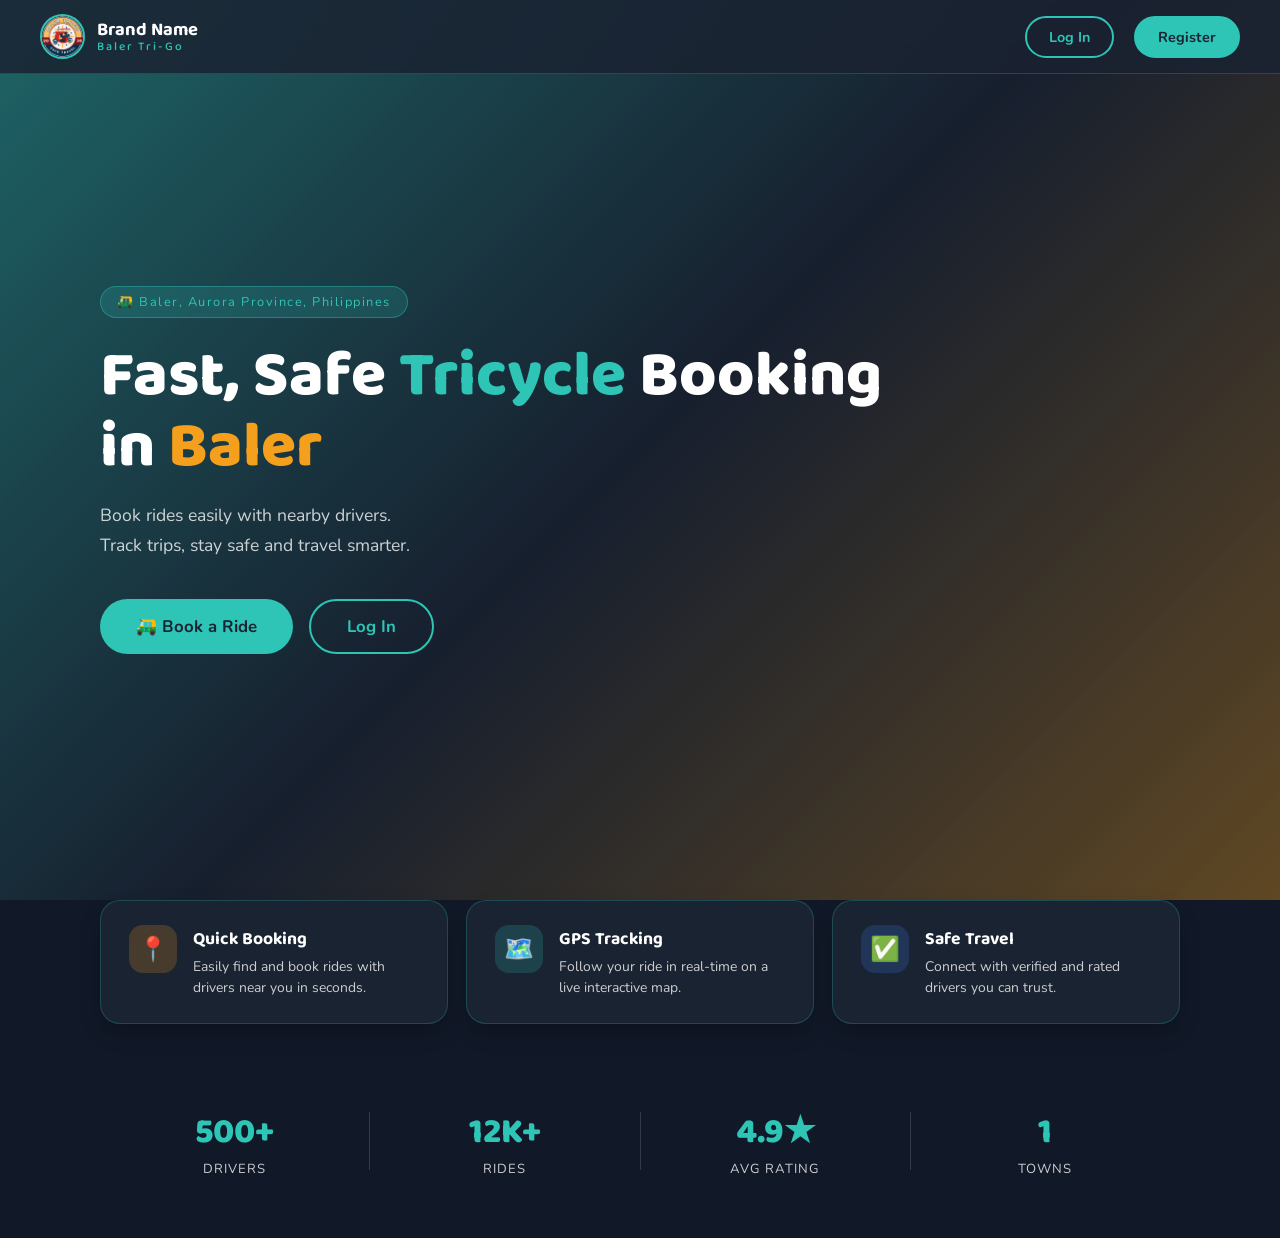
<file: index.html>
<!DOCTYPE html>
<html lang="en">
<head>
    <meta charset="UTF-8">
    <meta name="viewport" content="width=device-width,initial-scale=1.0,maximum-scale=1.0,user-scalable=no">
    <link rel="stylesheet" href="./index.css">
    <link href="https://fonts.googleapis.com/css2?family=Baloo+2:wght@400;600;700;800&family=Nunito:wght@400;600;700&display=swap" rel="stylesheet">
    <title>Baler Tri-Go - Fast, Safe Tricycle Booking</title>
</head>
<body>
    <div id="root"></div>
    <script src="./src/main.js" type="module"></script>
</body>
</html>
</file>
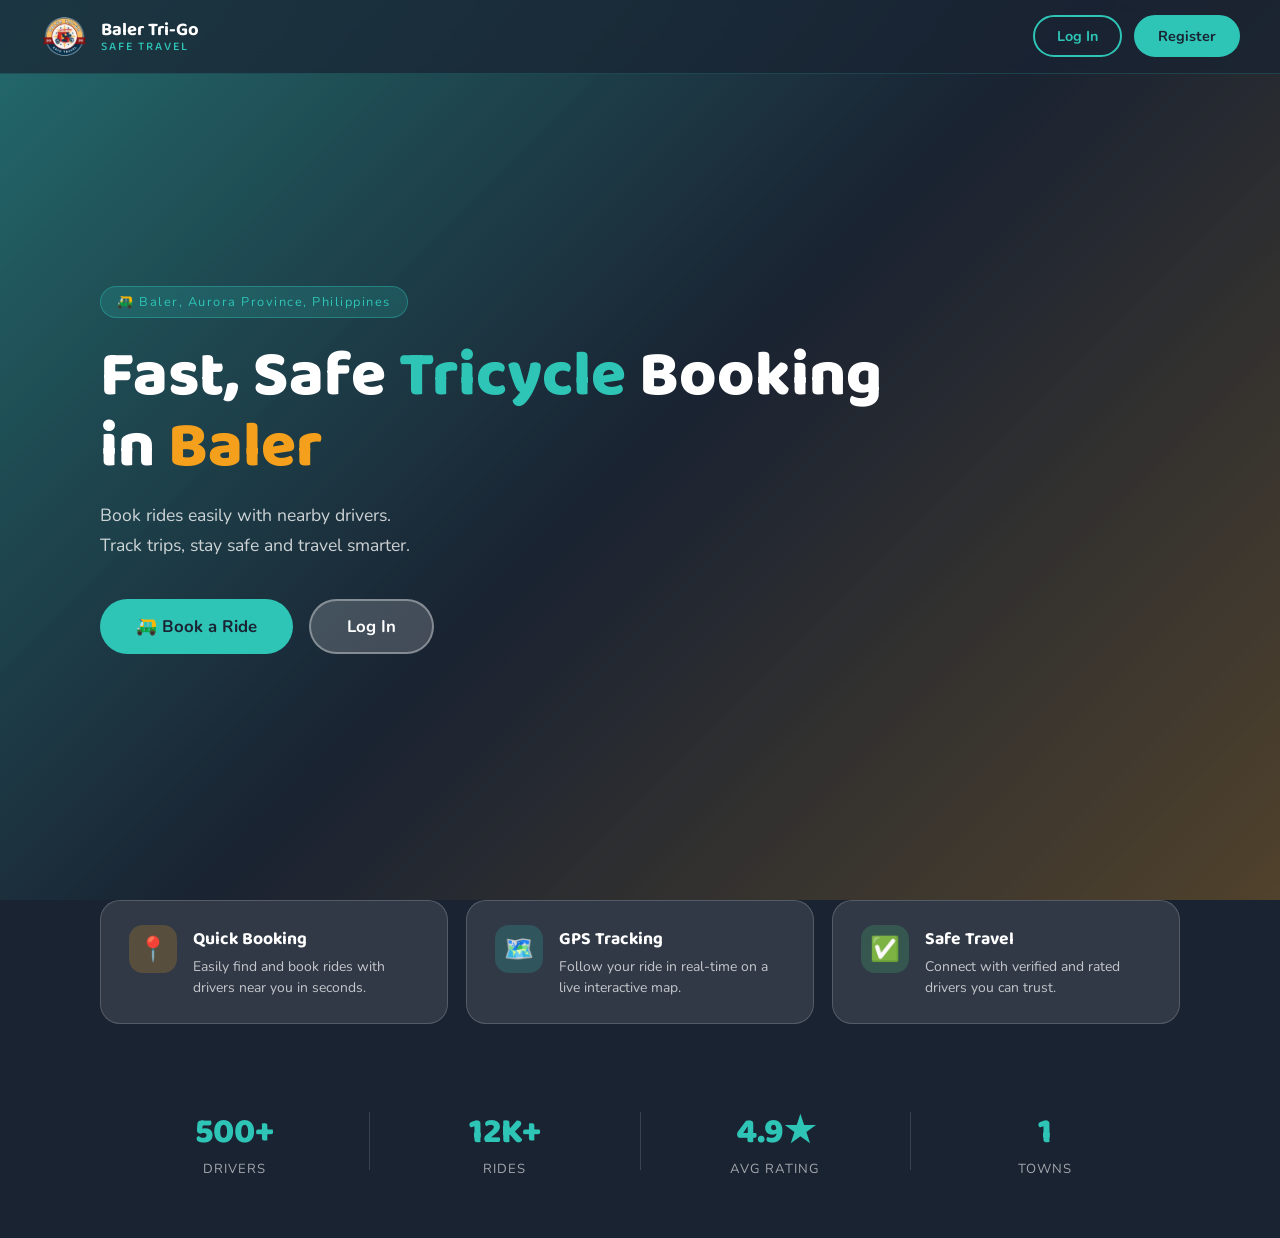
<file: htdocs/index.html>
<!DOCTYPE html>
<html lang="en">
<head>
<meta charset="UTF-8">
<meta name="viewport" content="width=device-width, initial-scale=1.0">
<title>Baler Tri-Go – Fast, Safe Tricycle Booking</title>
<link href="https://fonts.googleapis.com/css2?family=Baloo+2:wght@400;600;700;800&family=Nunito:wght@400;600;700&display=swap" rel="stylesheet">
<style>
  :root {
    --teal:   #2ec4b6;
    --teal2:  #1a9e92;
    --gold:   #f4a01c;
    --red:    #e63946;
    --dark:   #1a2332;
    --light:  #f0faf9;
    --white:  #ffffff;
    --glass:  rgba(255,255,255,0.18);
    --shadow: 0 8px 32px rgba(0,0,0,0.18);
  }
  * { margin:0; padding:0; box-sizing:border-box; }
  body {
    font-family:'Nunito',sans-serif;
    background: var(--dark);
    color: var(--white);
    min-height: 100vh;
    overflow-x: hidden;
  }

  /* ── HERO BG ── */
  .hero-bg {
    position:fixed; inset:0; z-index:0;
    background: url('https://images.pexels.com/photos/15050558/pexels-photo-15050558.jpeg?') center/cover no-repeat;
    filter: brightness(0.35) saturate(0.8);
  }
  .hero-overlay {
    position:fixed; inset:0; z-index:1;
    background: linear-gradient(135deg,
      rgba(46,196,182,0.45) 0%,
      rgba(26,35,50,0.6) 50%,
      rgba(244,160,28,0.25) 100%);
  }

  /* ── NAV ── */
  nav {
    position:fixed; top:0; left:0; right:0; z-index:100;
    display:flex; align-items:center; justify-content:space-between;
    padding:14px 40px;
    background: rgba(26,35,50,0.72);
    backdrop-filter: blur(14px);
    border-bottom: 1px solid rgba(46,196,182,0.2);
  }
  .nav-brand { display:flex; align-items:center; gap:12px; text-decoration:none; }
  .nav-logo { width:-20px; height:-20px; border-radius:50%; object-fit:cover; }
  .nav-name { font-family:'Baloo 2',sans-serif; font-size:1.15rem; font-weight:700; color:var(--white); line-height:1.1; }
  .nav-name span { color:var(--teal); font-size:.75rem; display:block; font-weight:500; letter-spacing:2px; }
  .nav-btns { display:flex; gap:12px; }
  .btn-outline {
    padding:9px 22px; border-radius:30px; border:2px solid var(--teal);
    background:transparent; color:var(--teal); font-family:'Nunito',sans-serif;
    font-weight:700; font-size:.9rem; cursor:pointer;
    transition:all .25s; text-decoration:none;
  }
  .btn-outline:hover { background:var(--teal); color:var(--dark); }
  .btn-solid {
    padding:9px 22px; border-radius:30px; border:2px solid var(--teal);
    background:var(--teal); color:var(--dark); font-family:'Nunito',sans-serif;
    font-weight:700; font-size:.9rem; cursor:pointer;
    transition:all .25s; text-decoration:none;
  }
  .btn-solid:hover { background:var(--teal2); border-color:var(--teal2); }

  /* ── HERO CONTENT ── */
  .hero {
    position:relative; z-index:10;
    min-height:100vh;
    display:flex; flex-direction:column; justify-content:center;
    padding:120px 60px 80px;
    max-width:1200px; margin:0 auto;
  }
  .hero-badge {
    display:inline-flex; align-items:center; gap:8px;
    background:rgba(46,196,182,0.18); border:1px solid rgba(46,196,182,0.4);
    padding:6px 16px; border-radius:30px; font-size:.8rem; letter-spacing:1.5px;
    color:var(--teal); margin-bottom:24px; width:fit-content;
    animation: fadeUp .6s ease both;
  }
  .hero-title {
    font-family:'Baloo 2',sans-serif;
    font-size:clamp(2.4rem,5vw,4rem);
    font-weight:800; line-height:1.1;
    animation: fadeUp .6s .1s ease both;
  }
  .hero-title .accent { color:var(--teal); }
  .hero-title .gold   { color:var(--gold); }
  .hero-sub {
    margin-top:18px; font-size:1.1rem; color:rgba(255,255,255,.78);
    max-width:520px; line-height:1.7;
    animation: fadeUp .6s .2s ease both;
  }
  .hero-cta {
    margin-top:38px; display:flex; gap:16px; flex-wrap:wrap;
    animation: fadeUp .6s .3s ease both;
  }
  .cta-big {
    padding:14px 36px; border-radius:40px; font-size:1.05rem; font-weight:700;
    font-family:'Nunito',sans-serif; cursor:pointer; text-decoration:none;
    display:inline-flex; align-items:center; gap:8px; transition:all .25s;
  }
  .cta-big.teal { background:var(--teal); color:var(--dark); border:none; }
  .cta-big.teal:hover { background:var(--teal2); transform:translateY(-2px); box-shadow:0 8px 24px rgba(46,196,182,.4); }
  .cta-big.ghost { background:var(--glass); color:var(--white); border:2px solid rgba(255,255,255,.35); backdrop-filter:blur(8px); }
  .cta-big.ghost:hover { border-color:var(--white); transform:translateY(-2px); }

  /* ── FEATURE CARDS ── */
  .features {
    position:relative; z-index:10;
    display:grid; grid-template-columns:repeat(3,1fr); gap:18px;
    padding:0 60px 80px; max-width:1200px; margin:0 auto;
    animation: fadeUp .6s .4s ease both;
  }
  .feat-card {
    background:rgba(255,255,255,.1);
    backdrop-filter:blur(14px);
    border:1px solid rgba(255,255,255,.18);
    border-radius:20px; padding:24px 28px;
    display:flex; align-items:flex-start; gap:16px;
    transition:transform .25s, background .25s;
  }
  .feat-card:hover { transform:translateY(-4px); background:rgba(255,255,255,.16); }
  .feat-icon {
    width:48px; height:48px; border-radius:14px;
    display:flex; align-items:center; justify-content:center;
    font-size:1.5rem; flex-shrink:0;
  }
  .feat-icon.y { background:rgba(244,160,28,.2); }
  .feat-icon.t { background:rgba(46,196,182,.2); }
  .feat-icon.g { background:rgba(76,200,120,.2); }
  .feat-card h3 { font-family:'Baloo 2',sans-serif; font-size:1.1rem; font-weight:700; margin-bottom:4px; }
  .feat-card p  { font-size:.87rem; color:rgba(255,255,255,.72); line-height:1.5; }

  @keyframes fadeUp {
    from { opacity:0; transform:translateY(28px); }
    to   { opacity:1; transform:translateY(0); }
  }

  /* ── STATS STRIP ── */
  .stats-strip {
    position:relative; z-index:10;
    display:flex; gap:0; max-width:1200px; margin:0 auto 60px;
    padding:0 60px;
    animation: fadeUp .6s .5s ease both;
  }
  .stat { text-align:center; flex:1; }
  .stat-num { font-family:'Baloo 2',sans-serif; font-size:2.2rem; font-weight:800; color:var(--teal); }
  .stat-lbl { font-size:.82rem; color:rgba(255,255,255,.6); letter-spacing:1px; }
  .stat-div { width:1px; background:rgba(255,255,255,.15); margin:8px 0; }

  @media(max-width:768px){
    .features { grid-template-columns:1fr; padding:0 20px 40px; }
    .hero { padding:100px 20px 40px; }
    .stats-strip { padding:0 20px; flex-wrap:wrap; gap:20px; }
    nav { padding:12px 20px; }
  }
</style>
</head>
<body>

<div class="hero-bg"></div>
<div class="hero-overlay"></div>

<!-- NAV -->
<nav>
  <a class="nav-brand" href="index.html">
    <img src="[data-uri]" alt="Baler Tri-Go Logo" style="width:10%;height:10%;object-fit:contain;padding:3px;">
    <div class="nav-name">Baler Tri-Go<span>SAFE TRAVEL</span></div>
  </a>
  <div class="nav-btns">
    <a href="Login.php" class="btn-outline">Log In</a>
    <a href="Register.php" class="btn-solid">Register</a>
  </div>
</nav>

<!-- HERO -->
<div class="hero">
  <div class="hero-badge">🛺 Baler, Aurora Province, Philippines</div>
  <h1 class="hero-title">
    Fast, Safe <span class="accent">Tricycle</span> Booking<br>
    in <span class="gold">Baler</span>
  </h1>
  <p class="hero-sub">
    Book rides easily with nearby drivers.<br>
    Track trips, stay safe and travel smarter.
  </p>
  <div class="hero-cta">
    <a href="Register.php" class="cta-big teal">🛺 Book a Ride</a>
    <a href="Login.php"    class="cta-big ghost">Log In</a>
  </div>
</div>

<!-- FEATURES -->
<div class="features">
  <div class="feat-card">
    <div class="feat-icon y">📍</div>
    <div>
      <h3>Quick Booking</h3>
      <p>Easily find and book rides with drivers near you in seconds.</p>
    </div>
  </div>
  <div class="feat-card">
    <div class="feat-icon t">🗺️</div>
    <div>
      <h3>GPS Tracking</h3>
      <p>Follow your ride in real-time on a live interactive map.</p>
    </div>
  </div>
  <div class="feat-card">
    <div class="feat-icon g">✅</div>
    <div>
      <h3>Safe Travel</h3>
      <p>Connect with verified and rated drivers you can trust.</p>
    </div>
  </div>
</div>

<!-- STATS -->
<div class="stats-strip">
  <div class="stat"><div class="stat-num">500+</div><div class="stat-lbl">DRIVERS</div></div>
  <div class="stat-div"></div>
  <div class="stat"><div class="stat-num">12K+</div><div class="stat-lbl">RIDES</div></div>
  <div class="stat-div"></div>
  <div class="stat"><div class="stat-num">4.9★</div><div class="stat-lbl">AVG RATING</div></div>
  <div class="stat-div"></div>
  <div class="stat"><div class="stat-num">1</div><div class="stat-lbl">TOWNS</div></div>
</div>

</body>
</html>
</file>
<file: index.css>
/* ── COLOR SYSTEM & VARIABLES ── */
:root {
  /* Brand Accents */
  --primary-teal:   #2EC4B6;
  --teal-hover:     #20A396;
  --accent-gold:    #F4A01C;
  --alert-red:      #EF4444;

  /* Theme Backgrounds */
  --bg-app:         #111827;
  --bg-card:        rgba(31, 41, 55, 0.7);
  --bg-card-hover:  rgba(55, 65, 81, 0.85);
  --nav-bg:         rgba(26, 35, 50, 0.85);
  --border-color:   rgba(46, 196, 182, 0.25);

  /* Text Colors */
  --text-main:      #ffffff;
  --text-sub:       rgba(255, 255, 255, 0.78);

  /* Effects */
  --shadow-card:    0 10px 25px -5px rgba(0, 0, 0, 0.3);
  --shadow-hover:   0 18px 35px -5px rgba(46, 196, 182, 0.25);
  --glass-blur:     blur(14px);
}

* { 
  margin: 0; 
  padding: 0; 
  box-sizing: border-box; 
}

body {
  background-color: var(--bg-app);
  color: var(--text-main);
  font-family: 'Nunito', sans-serif;
  overflow-x: hidden;
}
</file>
